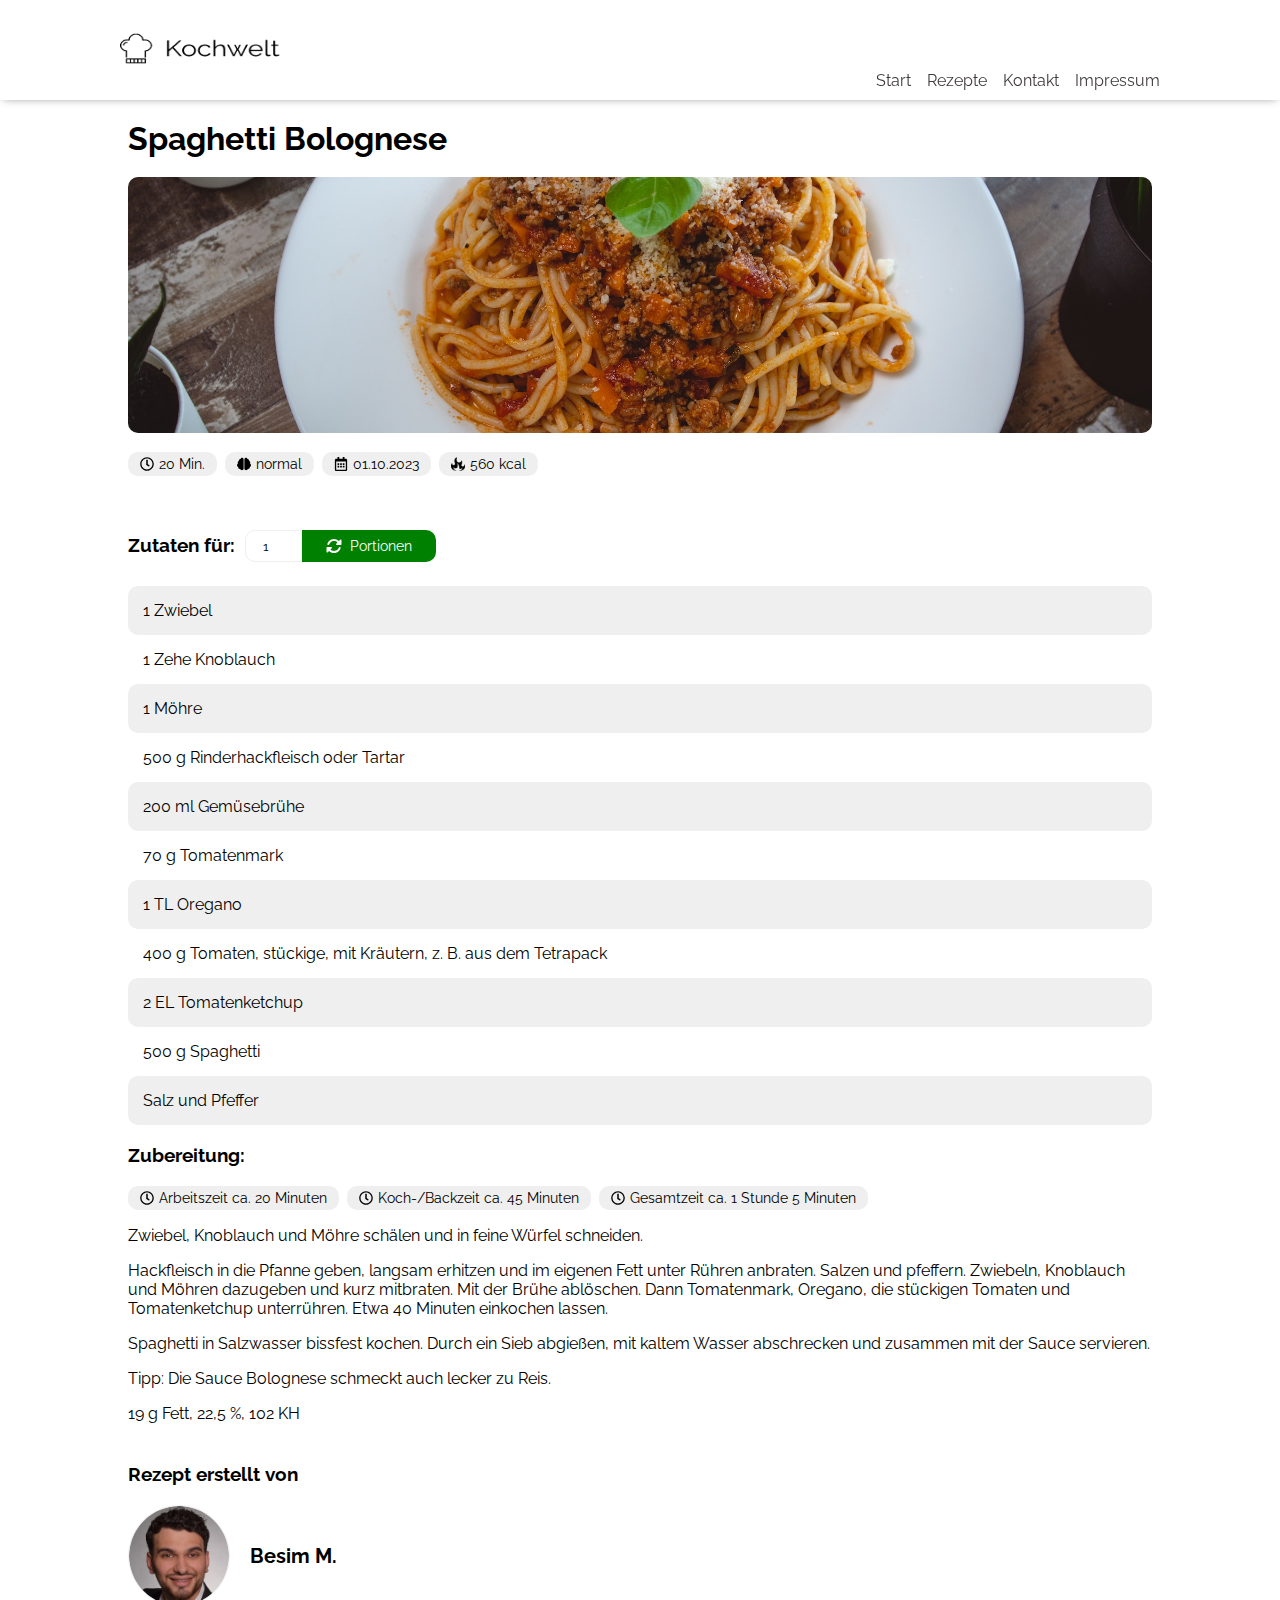
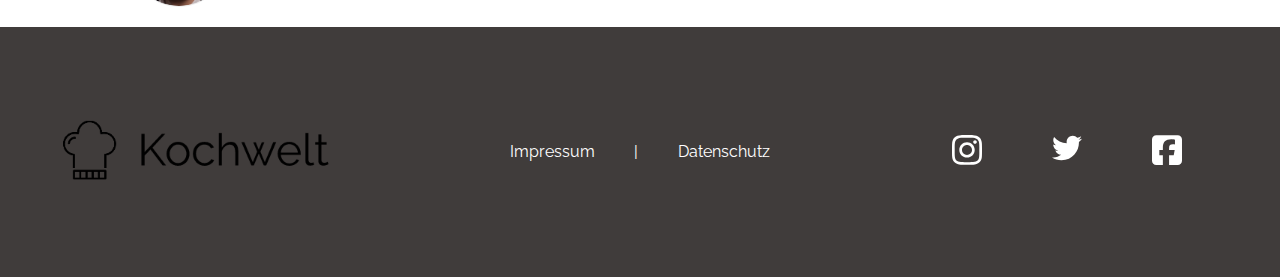
<file: bolognese.html>
<!DOCTYPE html>
<html lang="en">

<head>
    <meta charset="UTF-8">
    <meta name="viewport" content="width=device-width, initial-scale=1.0">
    <title>Spaghetti Bolognese</title>
    <link rel="icon" type="image/x-icon" href="/img/logo_small_hat.png">
    <link rel="preconnect" href="https://fonts.googleapis.com">
    <link rel="preconnect" href="https://fonts.gstatic.com" crossorigin>
    <link href="https://fonts.googleapis.com/css2?family=Raleway:wght@100;200;300;400;500;600;700;800&display=swap"
        rel="stylesheet">
    <!-- <link rel="stylesheet" href="style.css"> -->
    <link rel="stylesheet" href="./css/recipestyle.css">
    <script src="./js/calculatePortion.js"></script>
    <script src="./js/include.js"></script>
    <script src="./js/menubar.js"></script>

</head>

<body onload="calculatePortion(`560`, `kcal`); includeHTML()">

    <div w3-include-html="menubar.html"></div>

    <section class="headContainer">
        <h1>Spaghetti Bolognese</h1>
        <img class="headImage" src="img/bolognese.jpg" alt="Bild: Spaghetti Bolognese">
        <div class="iconContainer">
            <div class="iconBackground">
                <img class="icons" src="icons/clock-regular.svg" alt="">
                <span class="iconText">20 Min.</span>
            </div>
            <div class="iconBackground">
                <img class="icons" src="icons/brain-solid.svg" alt="">
                <span class="iconText">normal</span>
            </div>
            <div class="iconBackground">
                <img class="icons" src="icons/calendar-alt-regular.svg" alt="">
                <span class="iconText">01.10.2023</span>
            </div>
            <div class="iconBackground">
                <img class="icons" src="icons/fire.png" alt="">
                <span class="iconText" id="kcal"></span>
            </div>
        </div>
    </section>
    <section>
        <div class="portionCalc">
            <h3>Zutaten für: </h3>
            <div class="portionDiv">
                <input class="inputfieldPortion" id="input" min="1" max="100" type="number" value="1">
                <button onclick="calculatePortion(`560`,`kcal`)" class="btn-portion"><img class="reloadIcon"
                        src="icons/rotate-solid_white.svg" alt="">Portionen</button>
            </div>
        </div>

        <div class="tableCalc">
            <table id="table">
            </table>
        </div>
    </section>

    <section>
        <h3>Zubereitung:</h3>
        <div class="iconContainer">
            <div class="iconBackground">
                <img class="icons" src="icons/clock-regular.svg" alt="">
                <span class="iconText">Arbeitszeit ca. 20 Minuten</span>
            </div>
            <div class="iconBackground">
                <img class="icons" src="icons/clock-regular.svg" alt="">
                <span class="iconText">Koch-/Backzeit ca. 45 Minuten</span>
            </div>
            <div class="iconBackground">
                <img class="icons" src="icons/clock-regular.svg" alt="">
                <span class="iconText">Gesamtzeit ca. 1 Stunde 5 Minuten</span>
            </div>
        </div>
        <p>
            Zwiebel, Knoblauch und Möhre schälen und in feine Würfel schneiden.
        <p></p>
        Hackfleisch in die Pfanne geben, langsam erhitzen und im eigenen Fett unter Rühren anbraten. Salzen und
        pfeffern. Zwiebeln, Knoblauch und Möhren dazugeben und kurz mitbraten. Mit der Brühe ablöschen. Dann
        Tomatenmark, Oregano, die stückigen Tomaten und Tomatenketchup unterrühren. Etwa 40 Minuten einkochen lassen.
        <p></p>
        Spaghetti in Salzwasser bissfest kochen. Durch ein Sieb abgießen, mit kaltem Wasser abschrecken und zusammen mit
        der Sauce servieren.
        <p></p>
        Tipp: Die Sauce Bolognese schmeckt auch lecker zu Reis.
        <p></p>
        19 g Fett, 22,5 %, 102 KH
        </p>
    </section>


    <section class="creator-section">
        <h3>Rezept erstellt von</h3>
        <div class="img-and-creator">
            <img class="creator-img " src="img/besim.png" alt=""> <span class="creator">Besim M.</span>
        </div>
    </section>
    <div w3-include-html="footer.html"></div>
</body>

</html>
</file>
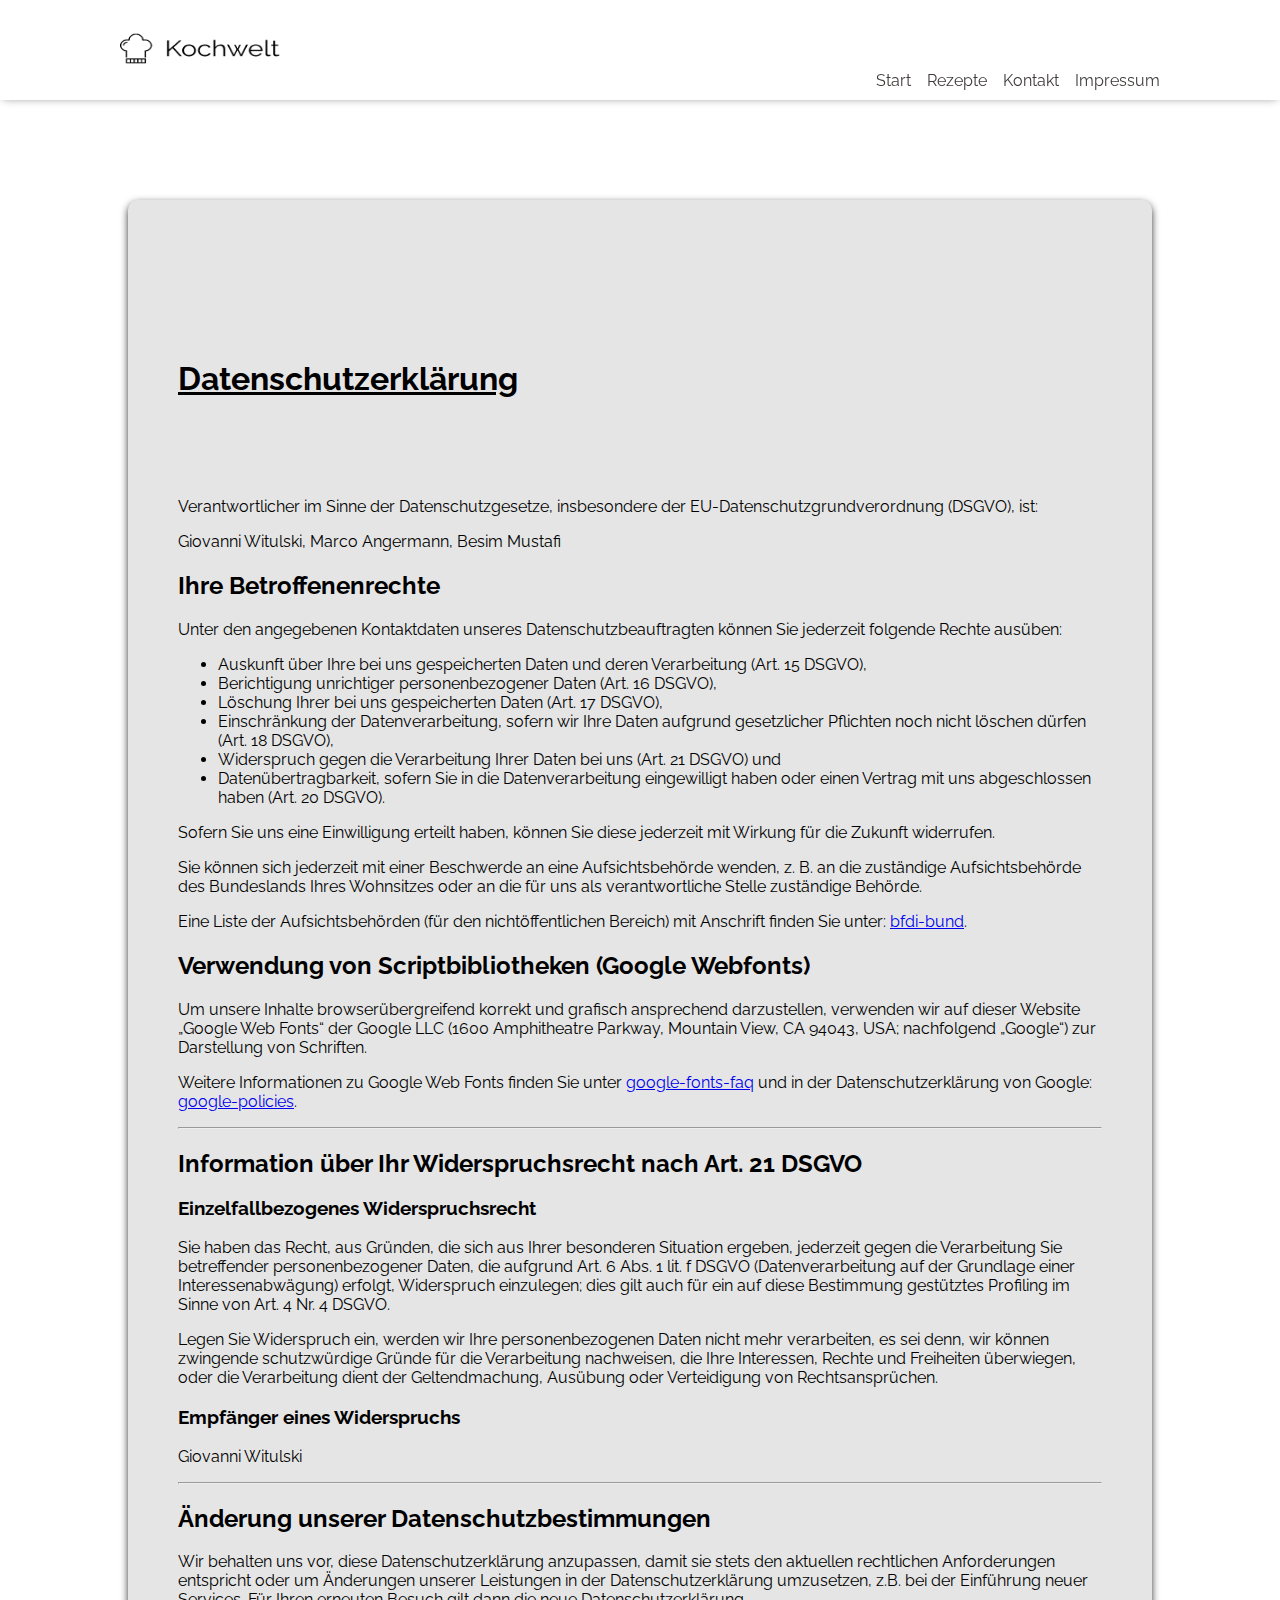
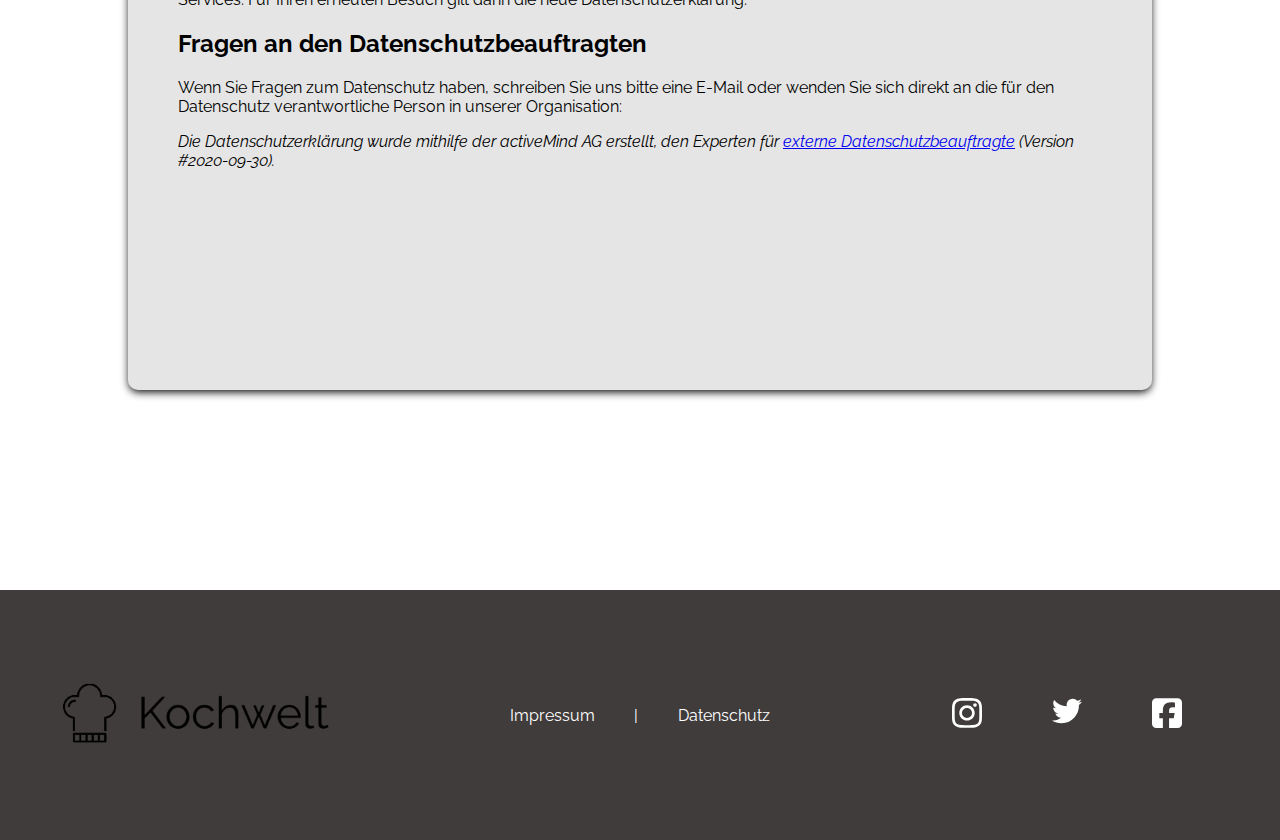
<file: dataProtection.html>
<!DOCTYPE html>
<html lang="en">

<head>
    <meta charset="UTF-8">
    <meta name="viewport" content="width=device-width, initial-scale=1.0">
    <title>Datenschutz</title>
    <link rel="icon" type="image/x-icon" href="./img/logo_small_hat.png">
    <script src="./js/include.js"></script>
    <script>
        function appearMenu() {

            document.getElementById(`menubarLinks`).classList.add(`menubarLeft`);
            document.getElementById(`backResponsive`).classList.add(`appearX`);
        }
        function closeMenu() {
            document.getElementById(`menubarLinks`).classList.remove(`menubarLeft`);
            document.getElementById(`backResponsive`).classList.remove(`appearX`);
        }
    </script>
</head>

<body onload="includeHTML()">
    <div w3-include-html="menubar.html"></div>
    <div class="imprintContainer">
        <div class="imprint">
    <h1>Datenschutzerklärung</h1>
    <p>Verantwortlicher im Sinne der Datenschutzgesetze, insbesondere der EU-Datenschutzgrundverordnung (DSGVO), ist:
    </p>
    <p>Giovanni Witulski, Marco Angermann, Besim Mustafi</p>
    <h2>Ihre Betroffenenrechte</h2>
    <p>Unter den angegebenen Kontaktdaten unseres Datenschutzbeauftragten können Sie jederzeit folgende Rechte ausüben:
    </p>
    <ul>
        <li>Auskunft über Ihre bei uns gespeicherten Daten und deren Verarbeitung (Art. 15 DSGVO),</li>
        <li>Berichtigung unrichtiger personenbezogener Daten (Art. 16 DSGVO),</li>
        <li>Löschung Ihrer bei uns gespeicherten Daten (Art. 17 DSGVO),</li>
        <li>Einschränkung der Datenverarbeitung, sofern wir Ihre Daten aufgrund gesetzlicher Pflichten noch nicht
            löschen dürfen (Art. 18 DSGVO),</li>
        <li>Widerspruch gegen die Verarbeitung Ihrer Daten bei uns (Art. 21 DSGVO) und</li>
        <li>Datenübertragbarkeit, sofern Sie in die Datenverarbeitung eingewilligt haben oder einen Vertrag mit uns
            abgeschlossen haben (Art. 20 DSGVO).</li>
    </ul>
    <p>Sofern Sie uns eine Einwilligung erteilt haben, können Sie diese jederzeit mit Wirkung für die Zukunft
        widerrufen.</p>
    <p>Sie können sich jederzeit mit einer Beschwerde an eine Aufsichtsbehörde wenden, z. B. an die zuständige
        Aufsichtsbehörde des Bundeslands Ihres Wohnsitzes oder an die für uns als verantwortliche Stelle zuständige
        Behörde.</p>
    <p>Eine Liste der Aufsichtsbehörden (für den nichtöffentlichen Bereich) mit Anschrift finden Sie unter: <a
            href="https://www.bfdi.bund.de/DE/Service/Anschriften/Laender/Laender-node.html" target="_blank"
            rel="noopener nofollow">bfdi-bund</a>.</p>
    <p></p>
    <h2>Verwendung von Scriptbibliotheken (Google Webfonts)</h2>
    <p>Um unsere Inhalte browserübergreifend korrekt und grafisch ansprechend darzustellen, verwenden wir auf dieser
        Website „Google Web Fonts“ der Google LLC (1600 Amphitheatre Parkway, Mountain View, CA 94043, USA; nachfolgend
        „Google“) zur Darstellung von Schriften.</p>
    <p>Weitere Informationen zu Google Web Fonts finden Sie unter <a href="https://developers.google.com/fonts/faq"
            rel="noopener nofollow" target="_blank">google-fonts-faq</a> und in der
        Datenschutzerklärung von Google: <a href="https://www.google.com/policies/privacy/" rel="noopener nofollow"
            target="_blank">google-policies</a>.</p>
    <p></p>
    <hr>
    <h2>Information über Ihr Widerspruchsrecht nach Art. 21 DSGVO</h2>
    <h3>Einzelfallbezogenes Widerspruchsrecht</h3>
    <p>Sie haben das Recht, aus Gründen, die sich aus Ihrer besonderen Situation ergeben, jederzeit gegen die
        Verarbeitung Sie betreffender personenbezogener Daten, die aufgrund Art. 6 Abs. 1 lit. f DSGVO
        (Datenverarbeitung auf der Grundlage einer Interessenabwägung) erfolgt, Widerspruch einzulegen; dies gilt auch
        für ein auf diese Bestimmung gestütztes Profiling im Sinne von Art. 4 Nr. 4 DSGVO.</p>
    <p>Legen Sie Widerspruch ein, werden wir Ihre personenbezogenen Daten nicht mehr verarbeiten, es sei denn, wir
        können zwingende schutzwürdige Gründe für die Verarbeitung nachweisen, die Ihre Interessen, Rechte und
        Freiheiten überwiegen, oder die Verarbeitung dient der Geltendmachung, Ausübung oder Verteidigung von
        Rechtsansprüchen.</p>
    <h3>Empfänger eines Widerspruchs</h3>
    <p>Giovanni Witulski</p>
    <hr>
    <h2>Änderung unserer Datenschutzbestimmungen</h2>
    <p>Wir behalten uns vor, diese Datenschutzerklärung anzupassen, damit sie stets den aktuellen rechtlichen
        Anforderungen entspricht oder um Änderungen unserer Leistungen in der Datenschutzerklärung umzusetzen, z.B. bei
        der Einführung neuer Services. Für Ihren erneuten Besuch gilt dann die neue Datenschutzerklärung.</p>
    <h2>Fragen an den Datenschutzbeauftragten</h2>
    <p>Wenn Sie Fragen zum Datenschutz haben, schreiben Sie uns bitte eine E-Mail oder wenden Sie sich direkt an die für
        den Datenschutz verantwortliche Person in unserer Organisation:</p>
    <p></p>
    <p><em>Die Datenschutzerklärung wurde mithilfe der activeMind AG erstellt, den Experten für <a
                href="https://www.activemind.de/datenschutz/datenschutzbeauftragter/" target="_blank"
                rel="noopener">externe Datenschutzbeauftragte</a> (Version #2020-09-30).</em></p>
    </div>
    </div>

    <div w3-include-html="footer.html"></div>
</body>

</html>
</file>
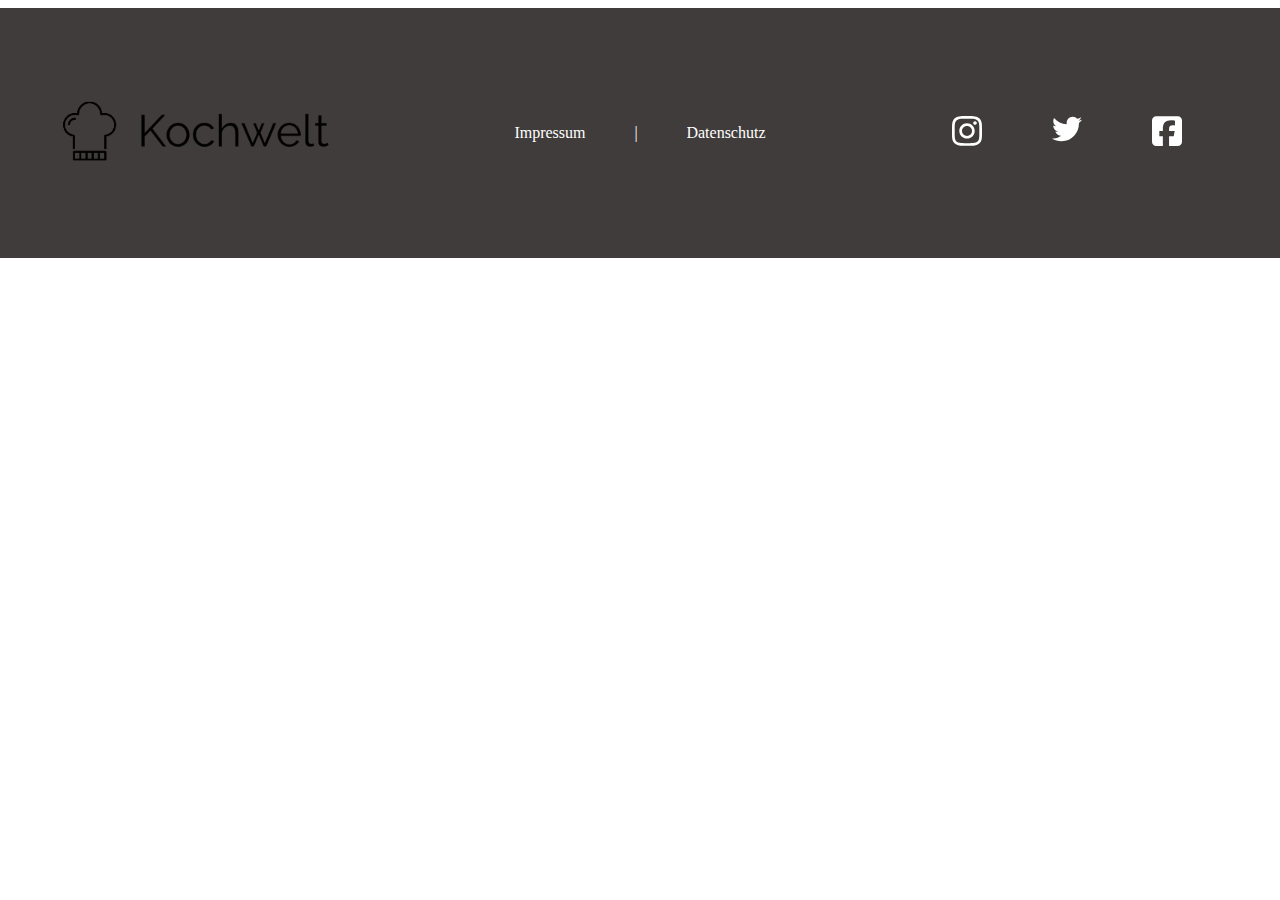
<file: footer.html>
<!DOCTYPE html>
<html lang="en">
<head>
    <meta charset="UTF-8">
    <meta name="viewport" content="width=device-width, initial-scale=1.0">
    <link href="https://fonts.googleapis.com/css2?family=Raleway:ital,wght@0,100;0,200;0,300;0,400;0,500;0,600;0,700;0,800;0,900;1,100;1,200;1,300;1,400;1,500;1,600;1,700;1,800;1,900&display=swap" rel="stylesheet">
    <title>Document</title>

    <link rel="stylesheet" href="./css/footer.css">
</head>
<body>
    <footer class="footer">
        <a href="./index.html"><img class="logo" src="img/logo.png" alt="Kochwelt logo"></a>
        <!-- <div class="footer-info"> -->
            <div class="footer-info">
                <a class="footer-info-css"  target="_blank" href="imprint.html">Impressum</a>
                <p class="footer-info-css">|</p>
                <a class="footer-info-css" target="_blank"  href="dataProtection.html">Datenschutz</a>
            </div>
        <!-- </div> -->
        <div class="socialMediaIcons">
            <a href="https://instagram.com" target="_blank"><img class="socialMediaIcon" src="icons/instagram.svg" alt=""></a>
            <a href="https://twitter.com" target="_blank"><img class="socialMediaIcon" src="icons/twitter.svg" alt=""></a>
            <a href="https://facebook.com" target="_blank"><img class="socialMediaIcon" src="icons/square-facebook.svg" alt=""></a>
        </div>
    </footer>
</body>
</html>
</file>
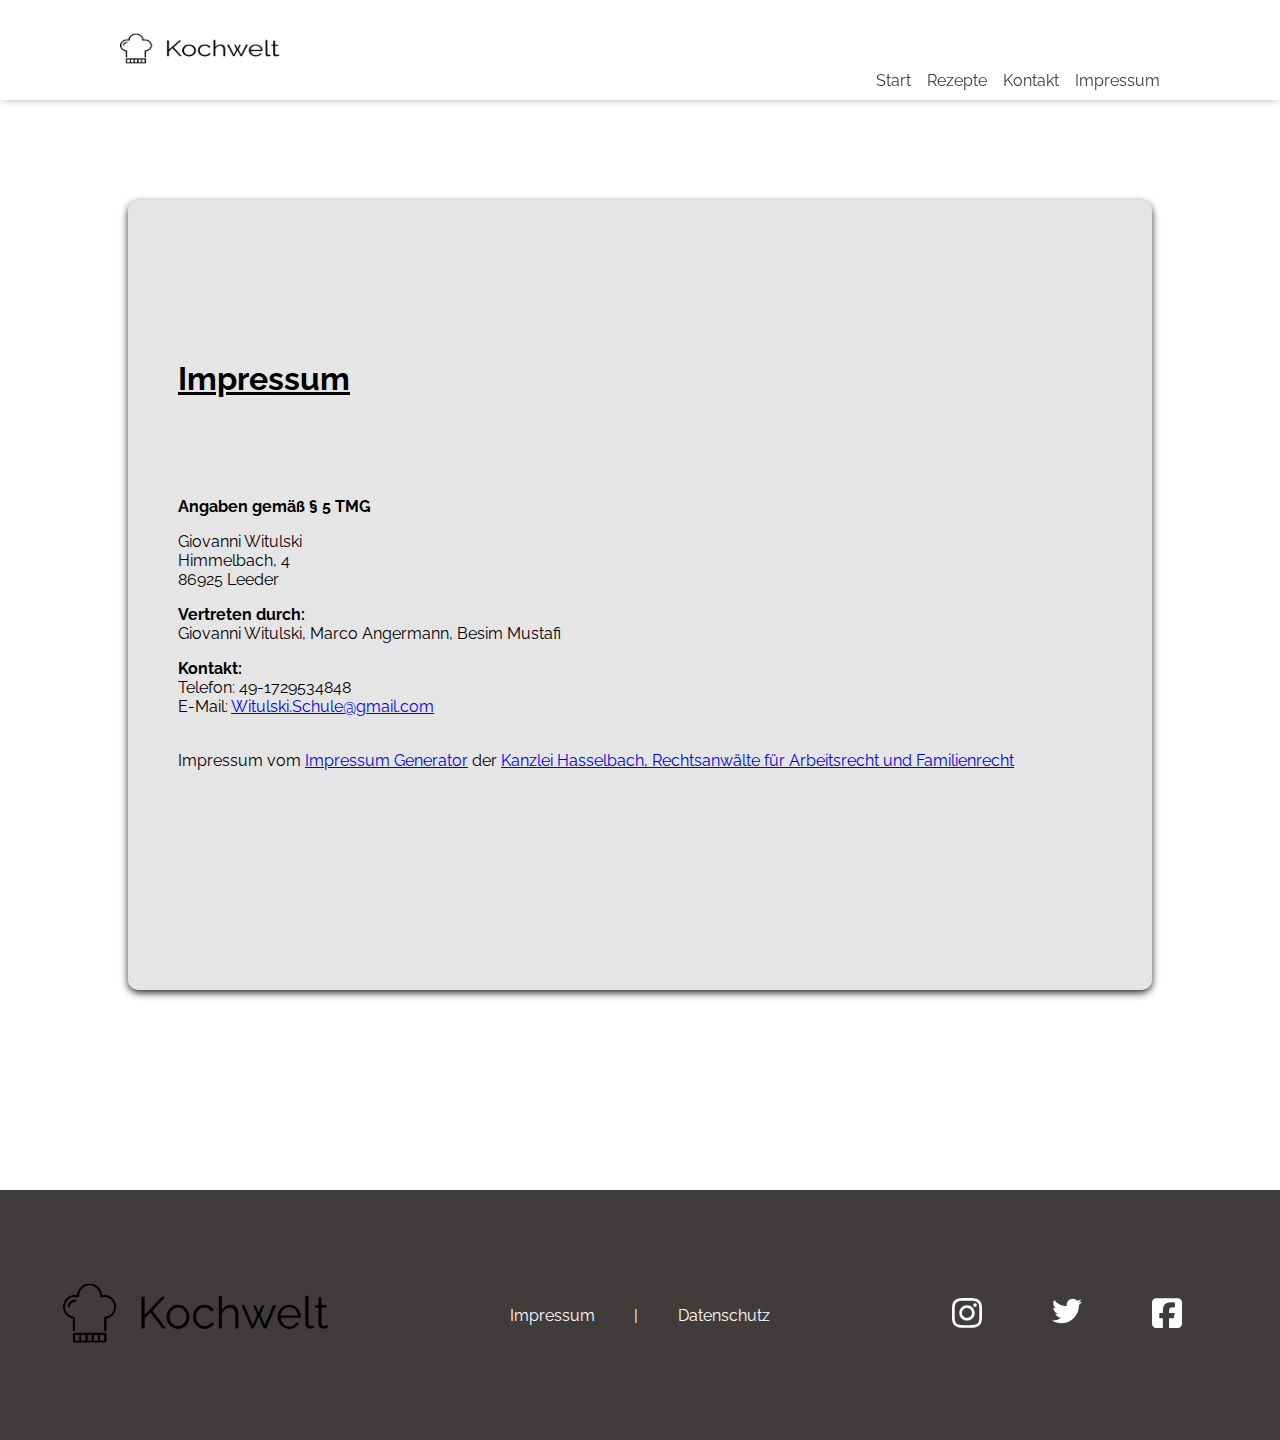
<file: imprint.html>
<!DOCTYPE html>
<html lang="en">

<head>
    <meta charset="UTF-8">
    <meta name="viewport" content="width=device-width, initial-scale=1.0">
    <title>Impressum</title>
    <link rel="icon" type="image/x-icon" href="./img/logo_small_hat.png">
    <script src="./js/include.js"></script>
    <script src="./js/include.js"></script>
    <script src="./js/menubar.js"></script>
    <link rel="stylesheet" href="menubar.html">
    <style>



    </style>
</head>

<body onload="includeHTML()">
    <div w3-include-html="menubar.html"></div>
    <div class="imprintContainer">

        <div class="imprint">
            <h1>Impressum</h1>
            <p><strong>Angaben gemäß § 5 TMG</strong></p>
            <p>Giovanni Witulski <br>
                Himmelbach, 4<br>
                86925 Leeder <br>
            </p>
            <p> <strong>Vertreten durch: </strong><br>
                Giovanni Witulski, Marco Angermann, Besim Mustafi<br>
            </p>
            <p><strong>Kontakt:</strong> <br>
                Telefon: 49-1729534848<br>
                E-Mail: <a href='mailto:Witulski.Schule@gmail.com'>Witulski.Schule@gmail.com</a></br></p><br>
            Impressum vom <a href="https://www.impressum-generator.de">Impressum Generator</a> der <a
                href="https://www.kanzlei-hasselbach.de/">Kanzlei Hasselbach, Rechtsanwälte für Arbeitsrecht und
                Familienrecht</a>
        </div>
    </div>
    <div w3-include-html="footer.html"></div>
</body>

</html>
</file>
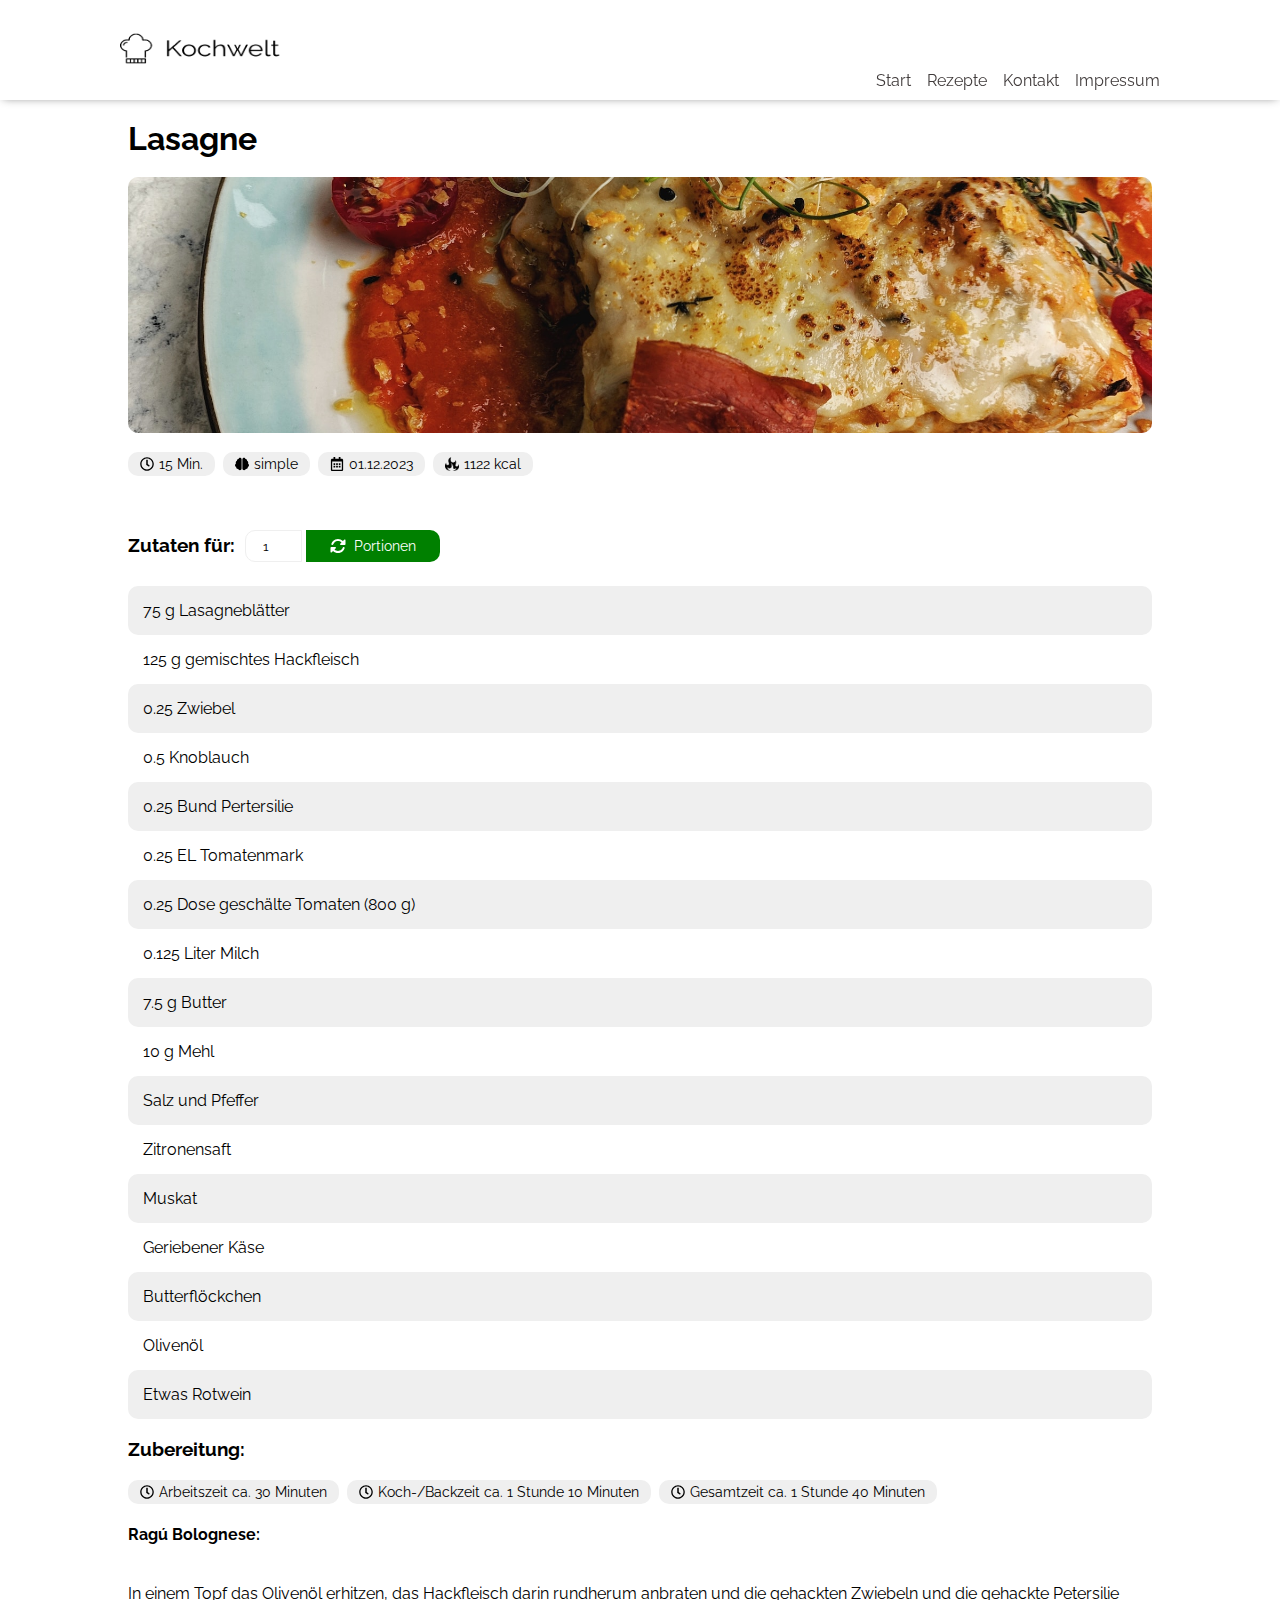
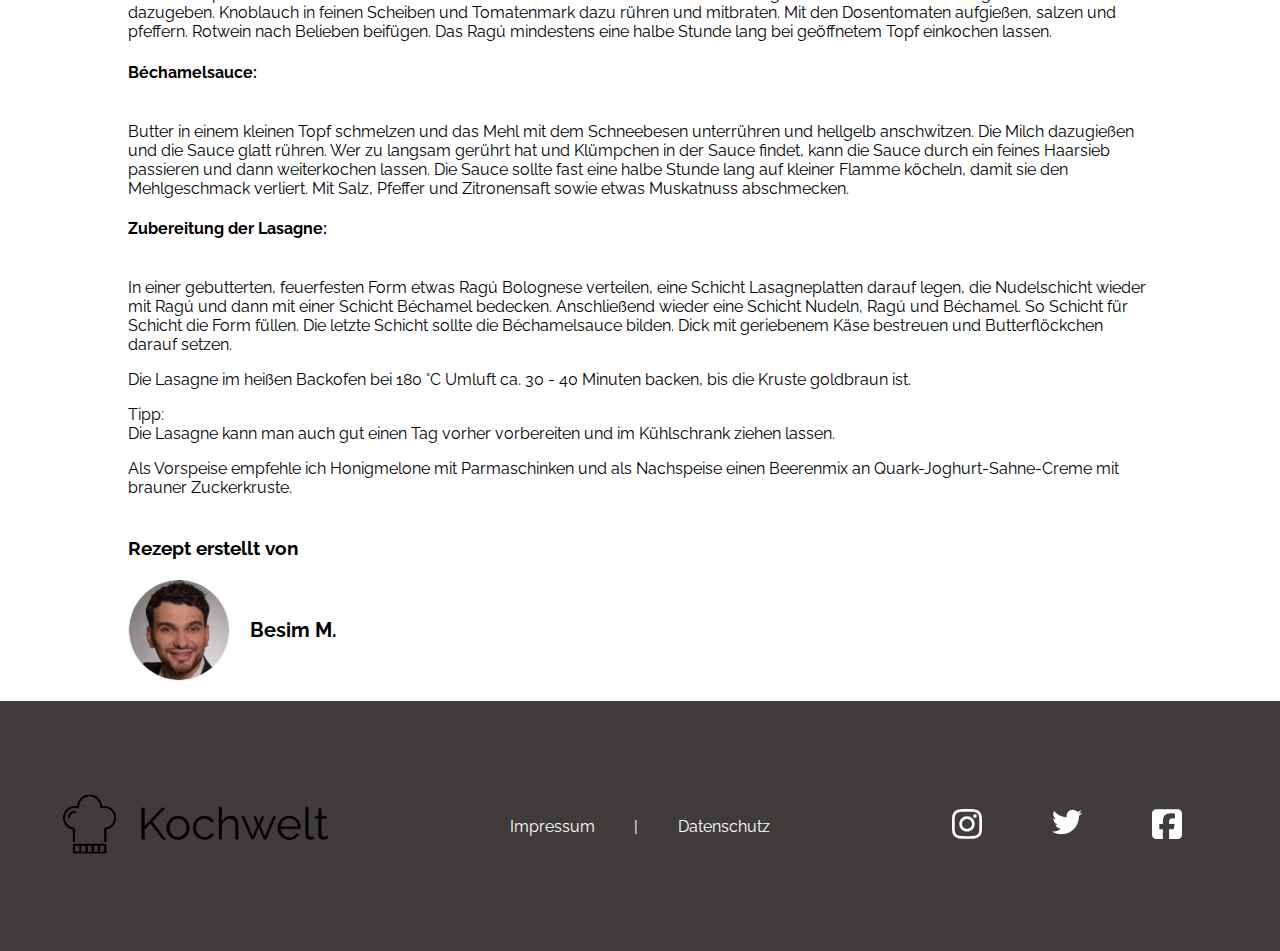
<file: lasagne.html>
<!DOCTYPE html>
<html lang="en">

<head>
    <meta charset="UTF-8">
    <meta name="viewport" content="width=device-width, initial-scale=1.0">
    <title>Lasagne</title>
    <link rel="icon" type="image/x-icon" href="/img/logo_small_hat.png">
    <link rel="preconnect" href="https://fonts.googleapis.com">
    <link rel="preconnect" href="https://fonts.gstatic.com" crossorigin>
    <link href="https://fonts.googleapis.com/css2?family=Raleway:wght@100;200;300;400;500;600;700;800&display=swap"
        rel="stylesheet">
    <link rel="stylesheet" href="./css/recipestyle.css">
    <script src="./js/calculatePortion.js"></script>
    <script src="./js/include.js"></script>
    <script src="./js/menubar.js"></script>
    </script>
</head>

<body onload="calculatePortion(`1122`, `kcal`); includeHTML()">
    <div w3-include-html="menubar.html"></div>
    <section class="headContainer">
        <h1>Lasagne</h1>
        <img class="headImage" src="img/lasagne.jpg" alt="Bild: Lasagne">
        <div class="iconContainer">
            <div class="iconBackground">
                <img class="icons" src="icons/clock-regular.svg" alt="">
                <span class="iconText">15 Min.</span>
            </div>
            <div class="iconBackground">
                <img class="icons" src="icons/brain-solid.svg" alt="">
                <span class="iconText">simple</span>
            </div>
            <div class="iconBackground">
                <img class="icons" src="icons/calendar-alt-regular.svg" alt="">
                <span class="iconText">01.12.2023</span>
            </div>
            <div class="iconBackground">
                <img class="icons" src="icons/fire.png" alt="">
                <span class="iconText" id="kcal"></span>
            </div>
        </div>
    </section>
    <section>
        <div class="portionCalc">
            <h3>Zutaten für: </h3>
            <div>
                <input class="inputfieldPortion" id="input" min="1" max="100" type="number" value="1">
                <button onclick="calculatePortion(`1122`, `kcal`)" class="btn-portion"><img class="reloadIcon"
                        src="icons/rotate-solid_white.svg" alt="">Portionen</button>
            </div>
        </div>

        <div class="tableCalc">
            <table id="table">
            </table>
        </div>
    </section>

    <section>
        <h3>Zubereitung:</h3>
        <div class="iconContainer">
            <div class="iconBackground">
                <img class="icons" src="icons/clock-regular.svg" alt="">
                <span class="iconText">Arbeitszeit ca. 30 Minuten</span>
            </div>
            <div class="iconBackground">
                <img class="icons" src="icons/clock-regular.svg" alt="">
                <span class="iconText">Koch-/Backzeit ca. 1 Stunde 10 Minuten</span>
            </div>
            <div class="iconBackground">
                <img class="icons" src="icons/clock-regular.svg" alt="">
                <span class="iconText">Gesamtzeit ca. 1 Stunde 40 Minuten</span>
            </div>
        </div>
        <p>
        <h4>Ragú Bolognese:</h4><br>
        In einem Topf das Olivenöl erhitzen, das Hackfleisch darin rundherum anbraten und die gehackten Zwiebeln und die
        gehackte Petersilie dazugeben. Knoblauch in feinen Scheiben und Tomatenmark dazu rühren und mitbraten. Mit den
        Dosentomaten aufgießen, salzen und pfeffern. Rotwein nach Belieben beifügen. Das Ragú mindestens eine halbe
        Stunde lang bei geöffnetem Topf einkochen lassen.
        <p></p>
        <h4>Béchamelsauce:</h4><br>
        Butter in einem kleinen Topf schmelzen und das Mehl mit dem Schneebesen unterrühren und hellgelb anschwitzen.
        Die Milch dazugießen und die Sauce glatt rühren. Wer zu langsam gerührt hat und Klümpchen in der Sauce findet,
        kann die Sauce durch ein feines Haarsieb passieren und dann weiterkochen lassen. Die Sauce sollte fast eine
        halbe Stunde lang auf kleiner Flamme köcheln, damit sie den Mehlgeschmack verliert. Mit Salz, Pfeffer und
        Zitronensaft sowie etwas Muskatnuss abschmecken.
        <p></p>
        <h4>Zubereitung der Lasagne:</h4><br>
        In einer gebutterten, feuerfesten Form etwas Ragú Bolognese verteilen, eine Schicht Lasagneplatten darauf legen,
        die Nudelschicht wieder mit Ragú und dann mit einer Schicht Béchamel bedecken.
        Anschließend wieder eine Schicht Nudeln, Ragú und Béchamel. So Schicht für Schicht die Form füllen.
        Die letzte Schicht sollte die Béchamelsauce bilden. Dick mit geriebenem Käse bestreuen und Butterflöckchen
        darauf setzen.
        <p></p>
        Die Lasagne im heißen Backofen bei 180 °C Umluft ca. 30 - 40 Minuten backen, bis die Kruste goldbraun ist.
        <p></p>
        Tipp:<br>
        Die Lasagne kann man auch gut einen Tag vorher vorbereiten und im Kühlschrank ziehen lassen.
        <p></p>
        Als Vorspeise empfehle ich Honigmelone mit Parmaschinken und als Nachspeise einen Beerenmix an
        Quark-Joghurt-Sahne-Creme mit brauner Zuckerkruste.
        </p>
    </section>

    
        <section class="creator-section">
            <h3>Rezept erstellt von</h3>
            <div class="img-and-creator">
                <img class="creator-img " src="img/besim.png" alt=""> <span class="creator">Besim M.</span>
            </div>
        </section>
        <div w3-include-html="footer.html"></div>
</body>

</html>
</file>
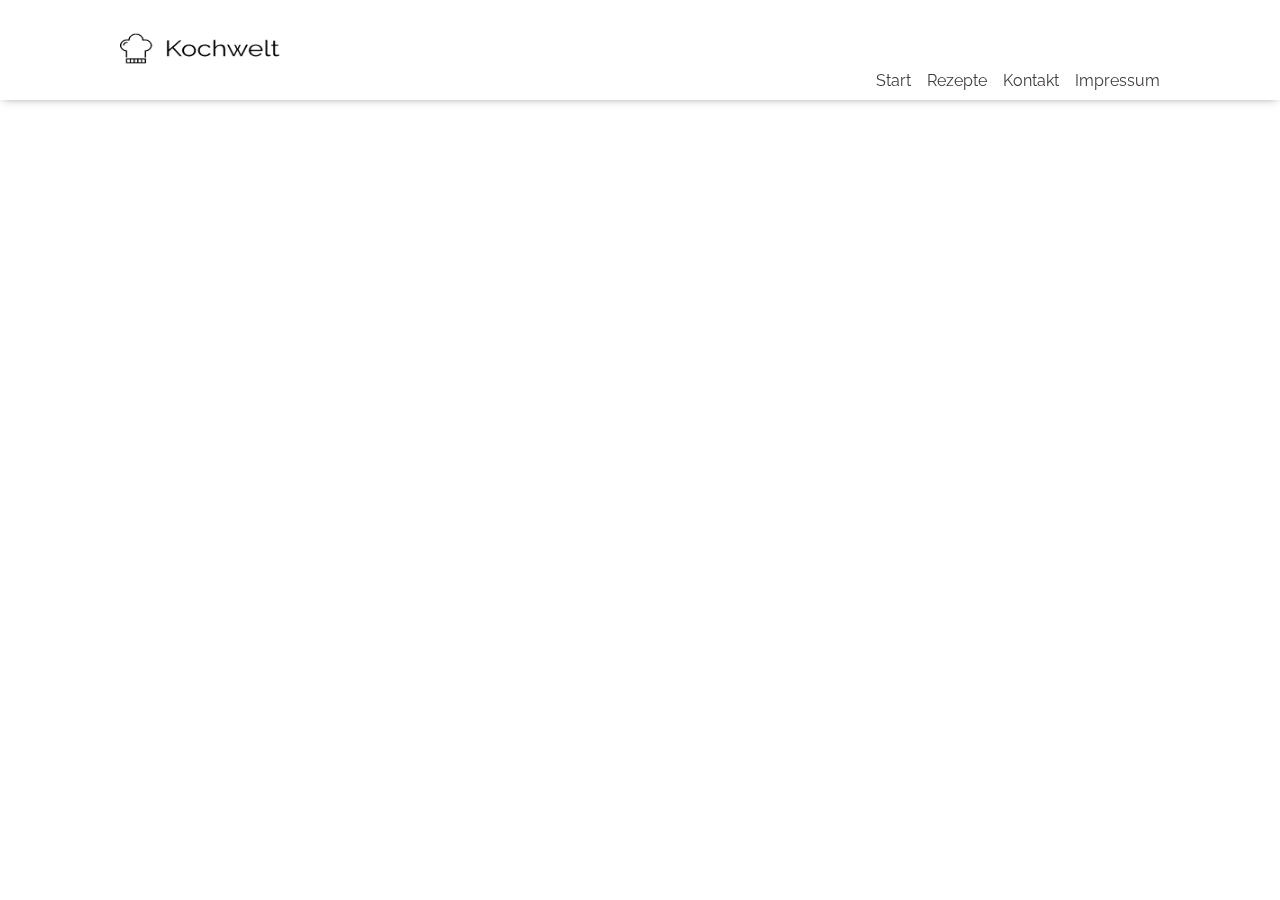
<file: menubar.html>
<!DOCTYPE html>
<html lang="en">

<head>
    <meta charset="UTF-8">
    <meta name="viewport" content="width=device-width, initial-scale=1.0">
    <title>Menubar</title>
    <link rel="stylesheet" href="./css/menubar.css">
    <link rel="preconnect" href="https://fonts.googleapis.com">
    <link rel="preconnect" href="https://fonts.gstatic.com" crossorigin>
    <link
        href="https://fonts.googleapis.com/css2?family=Raleway:ital,wght@0,100;0,200;0,300;0,400;0,500;0,600;0,700;0,800;0,900;1,100;1,200;1,300;1,400;1,500;1,600;1,700;1,800;1,900&display=swap"
        rel="stylesheet">
    <script src="./js/menubar.js"></script>
</head>

<body>
    <header id="menubarContainer">
        <a onclick="toggle()" id="bars" href="#"><img src="./icons/bars-solid.svg" alt="Bars"></a>
        <a href="./index.html"><img src="./img/logo.png" alt="Kochwelt_Logo"></a>
        <nav id="menubarLinks" class="">
            <a href="./index.html">Start</a>
            <div class="dropdown">
                <a href="#">Rezepte</a>
                <div class="dropdown-content">
                    <a class="dropdownRezept" href="./bolognese.html">Spaghetti Bolognese</a>
                    <a class="dropdownRezept" href="./lasagne.html">Lasagne</a>
                    <a class="dropdownRezept" href="./pizza.html">Tunfisch Pizza</a>
                    <a class="dropdownRezept" href="./ofenkartoffeln.html">Ofenkartoffeln</a>
                    <a class="dropdownRezept" href="./sauerkrautCasserole.html">Sauerkrautauflauf</a>
                    <a class="dropdownRezept" href="./redWineNoodles.html">Rotwein Nudeln</a>
                </div>
            </div>
            <a onclick="openCloseFormular()" href="#">Kontakt</a>
            <a href="./imprint.html">Impressum</a>
            <button id="backResponsive" class="" onclick="toggle()"> <img src="./icons/angle-right-solid.svg" alt="">
            </button>
        </nav>
    </header>
    <form id="contactContainer" class="d-none">
        <button class="closeFormular_btn" onclick="openCloseFormular()">x</button>
        <h2 class="h2">Kontaktformular</h2>
        <div id="inputContact">
            <input class="name" type="text" minlength="1" placeholder="Name eingeben" required>
            <input class="name" type="email" minlength="1" placeholder="E-Mail eingeben" required>
        </div>
        <textarea name="" id="userMessage" cols="45" rows="5" placeholder="Hinterlassen Sie Ihre Nachricht"></textarea>
        <button onclick="submitFormular()" class="btn_senden" type="submit">Senden</button>
    </form>
</body>

</html>
</file>
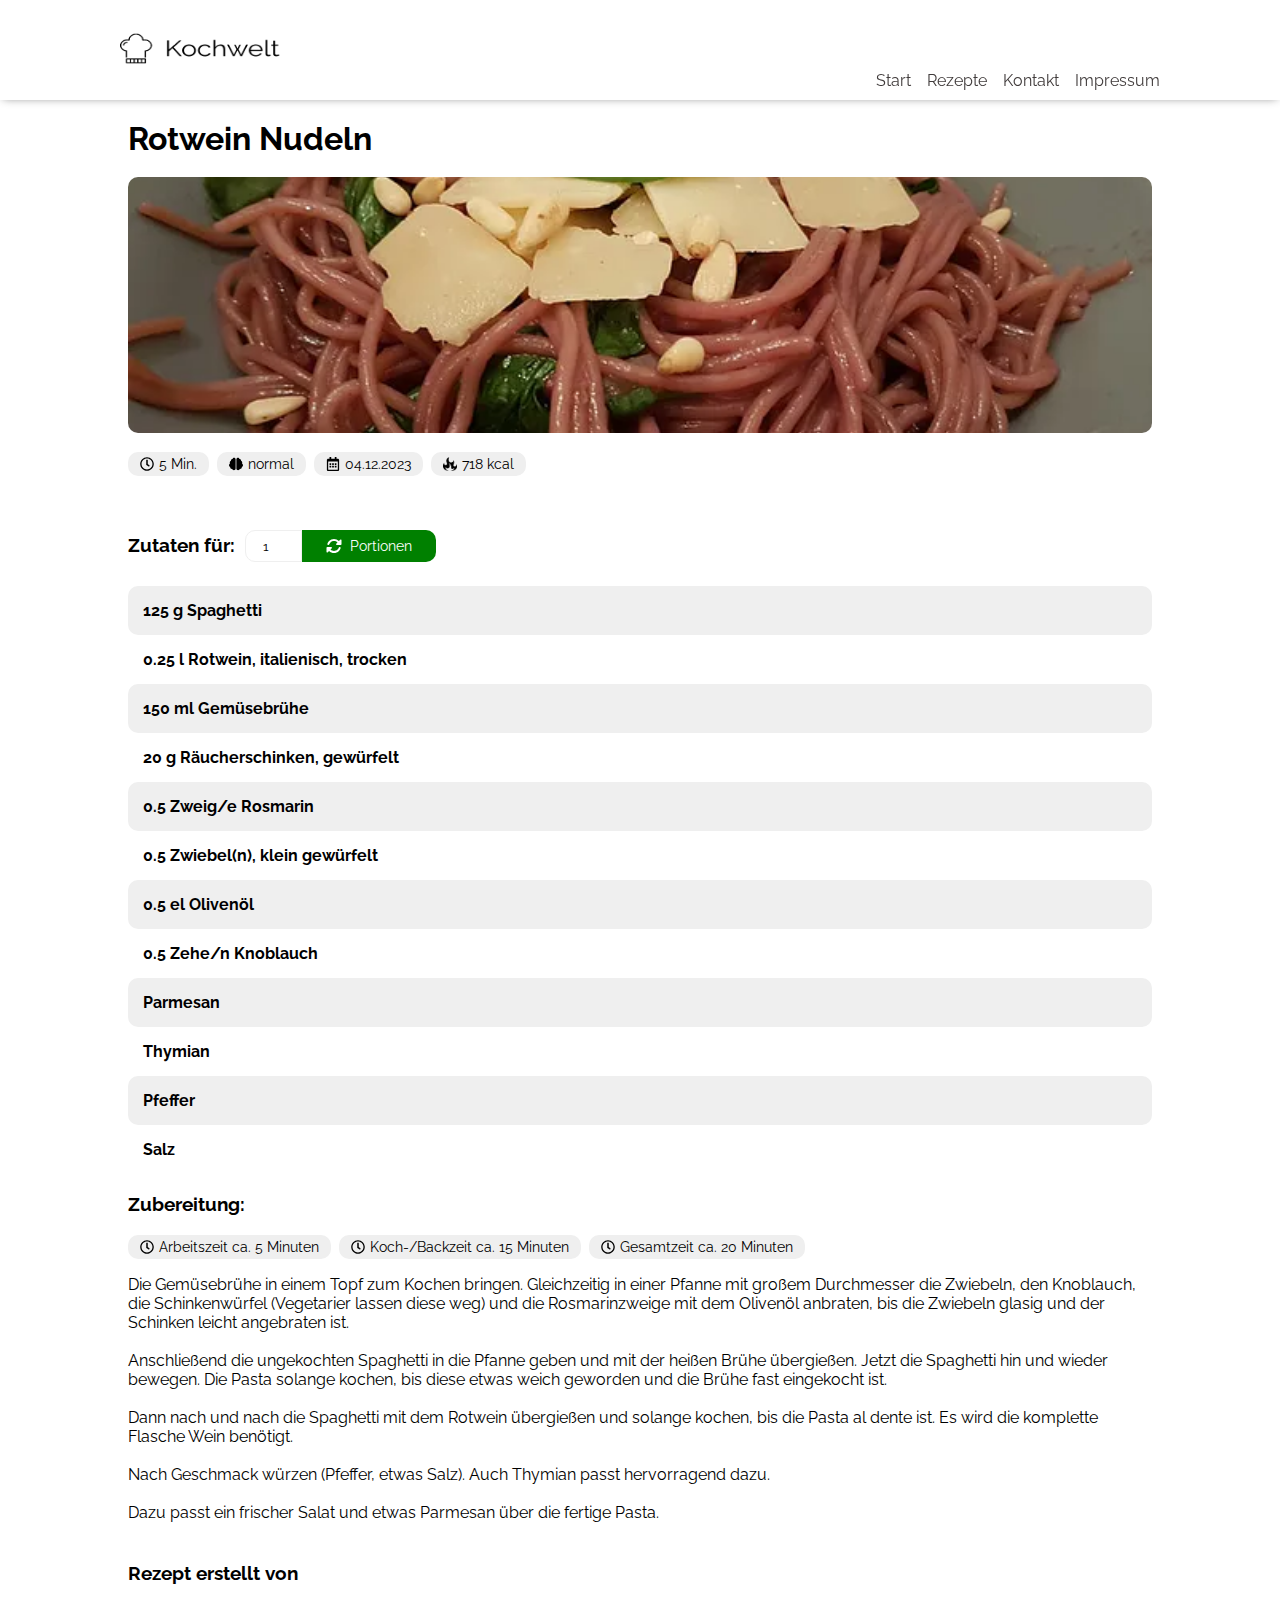
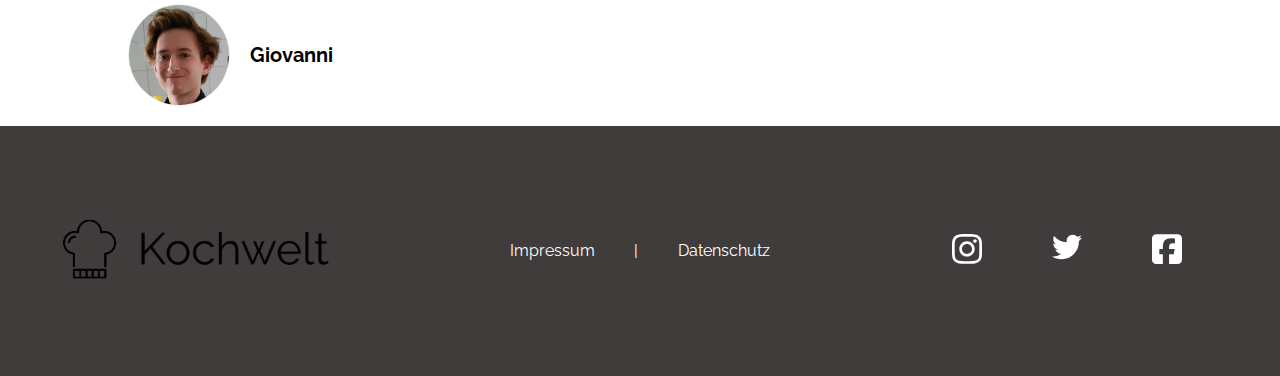
<file: redWineNoodles.html>
<!DOCTYPE html>
<html lang="en">

<head>
    <meta charset="UTF-8">
    <meta name="viewport" content="width=device-width, initial-scale=1.0">
    <title>Rotwein Nudeln</title>
    <link rel="icon" type="image/x-icon" href="./img/logo_small_hat.png">
    <link rel="preconnect" href="https://fonts.googleapis.com">
    <link rel="preconnect" href="https://fonts.gstatic.com" crossorigin>
    <link href="https://fonts.googleapis.com/css2?family=Raleway:wght@100;200;300;400;500;600;700;800&display=swap"
        rel="stylesheet">
    <link rel="stylesheet" href="./css/recipestyle.css">
    <script src="./js/redWineNoodles.js"></script>
    <script src="./js/menubar.js"></script>
</head>

<body onload="includeHTML(); recipe()">
    <div w3-include-html="menubar.html"></div>
    <section class="headContainer">
        <h1>Rotwein Nudeln</h1>
        <img class="headImage" src="img/rotwein-spaghetti.webp" alt="">
        <div class="iconContainer">
            <div class="iconBackground">
                <img class="icons" src="icons/clock-regular.svg" alt="">
                <span class="iconText">5 Min.</span>
            </div>
            <div class="iconBackground">
                <img class="icons" src="icons/brain-solid.svg" alt="">
                <span class="iconText">normal</span>
            </div>
            <div class="iconBackground">
                <img class="icons" src="icons/calendar-alt-regular.svg" alt="">
                <span class="iconText">04.12.2023</span>
            </div>
            <div class="iconBackground">
                <img class="icons" src="icons/fire.png" alt="">
                <span class="iconText" id="kcal"></span>
            </div>
        </div>
    </section>

    <section>
        <div class="portionCalc">
            <h3>Zutaten für: </h3>
            <div class="portionDiv">
                <input class="inputfieldPortion" id="input" min="1" max="100" type="number" value="1">
                <button onclick="recipe()" class="btn-portion"><img class="reloadIcon"
                        src="icons/rotate-solid_white.svg" alt="">Portionen</button>
            </div>
        </div>

        <div class="tableCalc">
            <table id="table">
            </table>
        </div>
    </section>

    <section>
        <h3>Zubereitung:</h3>
        <div class="iconContainer">
            <div class="iconBackground">
                <img class="icons" src="icons/clock-regular.svg" alt="">
                <span class="iconText">Arbeitszeit ca. 5 Minuten</span>
            </div>
            <div class="iconBackground">
                <img class="icons" src="icons/clock-regular.svg" alt="">
                <span class="iconText">Koch-/Backzeit ca. 15 Minuten</span>
            </div>
            <div class="iconBackground">
                <img class="icons" src="icons/clock-regular.svg" alt="">
                <span class="iconText">Gesamtzeit ca. 20 Minuten</span>
            </div>
        </div>
        <p>
            Die Gemüsebrühe in einem Topf zum Kochen bringen.
            Gleichzeitig in einer Pfanne mit großem Durchmesser die Zwiebeln, den Knoblauch, die Schinkenwürfel
            (Vegetarier lassen diese weg) und die Rosmarinzweige mit dem Olivenöl anbraten, bis die Zwiebeln glasig und
            der Schinken leicht angebraten ist.
            <br><br>
            Anschließend die ungekochten Spaghetti in die Pfanne geben und mit der heißen Brühe übergießen. Jetzt die
            Spaghetti hin und wieder bewegen. Die Pasta solange kochen, bis diese etwas weich geworden und die Brühe
            fast eingekocht ist.
            <br><br>
            Dann nach und nach die Spaghetti mit dem Rotwein übergießen und solange kochen, bis die Pasta al dente ist.
            Es wird die komplette Flasche Wein benötigt.
            <br><br>
            Nach Geschmack würzen (Pfeffer, etwas Salz). Auch Thymian passt hervorragend dazu.
            <br><br>
            Dazu passt ein frischer Salat und etwas Parmesan über die fertige Pasta.
        </p>
    </section>

    
        <section class="creator-section">
            <h3>Rezept erstellt von</h3>
            <div class="img-and-creator">
                <img class="creator-img " src="img/giovanni.jpg" alt=""> <span class="creator">Giovanni</span>
            </div>
        </section>
        <div w3-include-html="footer.html"></div>
</body>

</html>
</file>
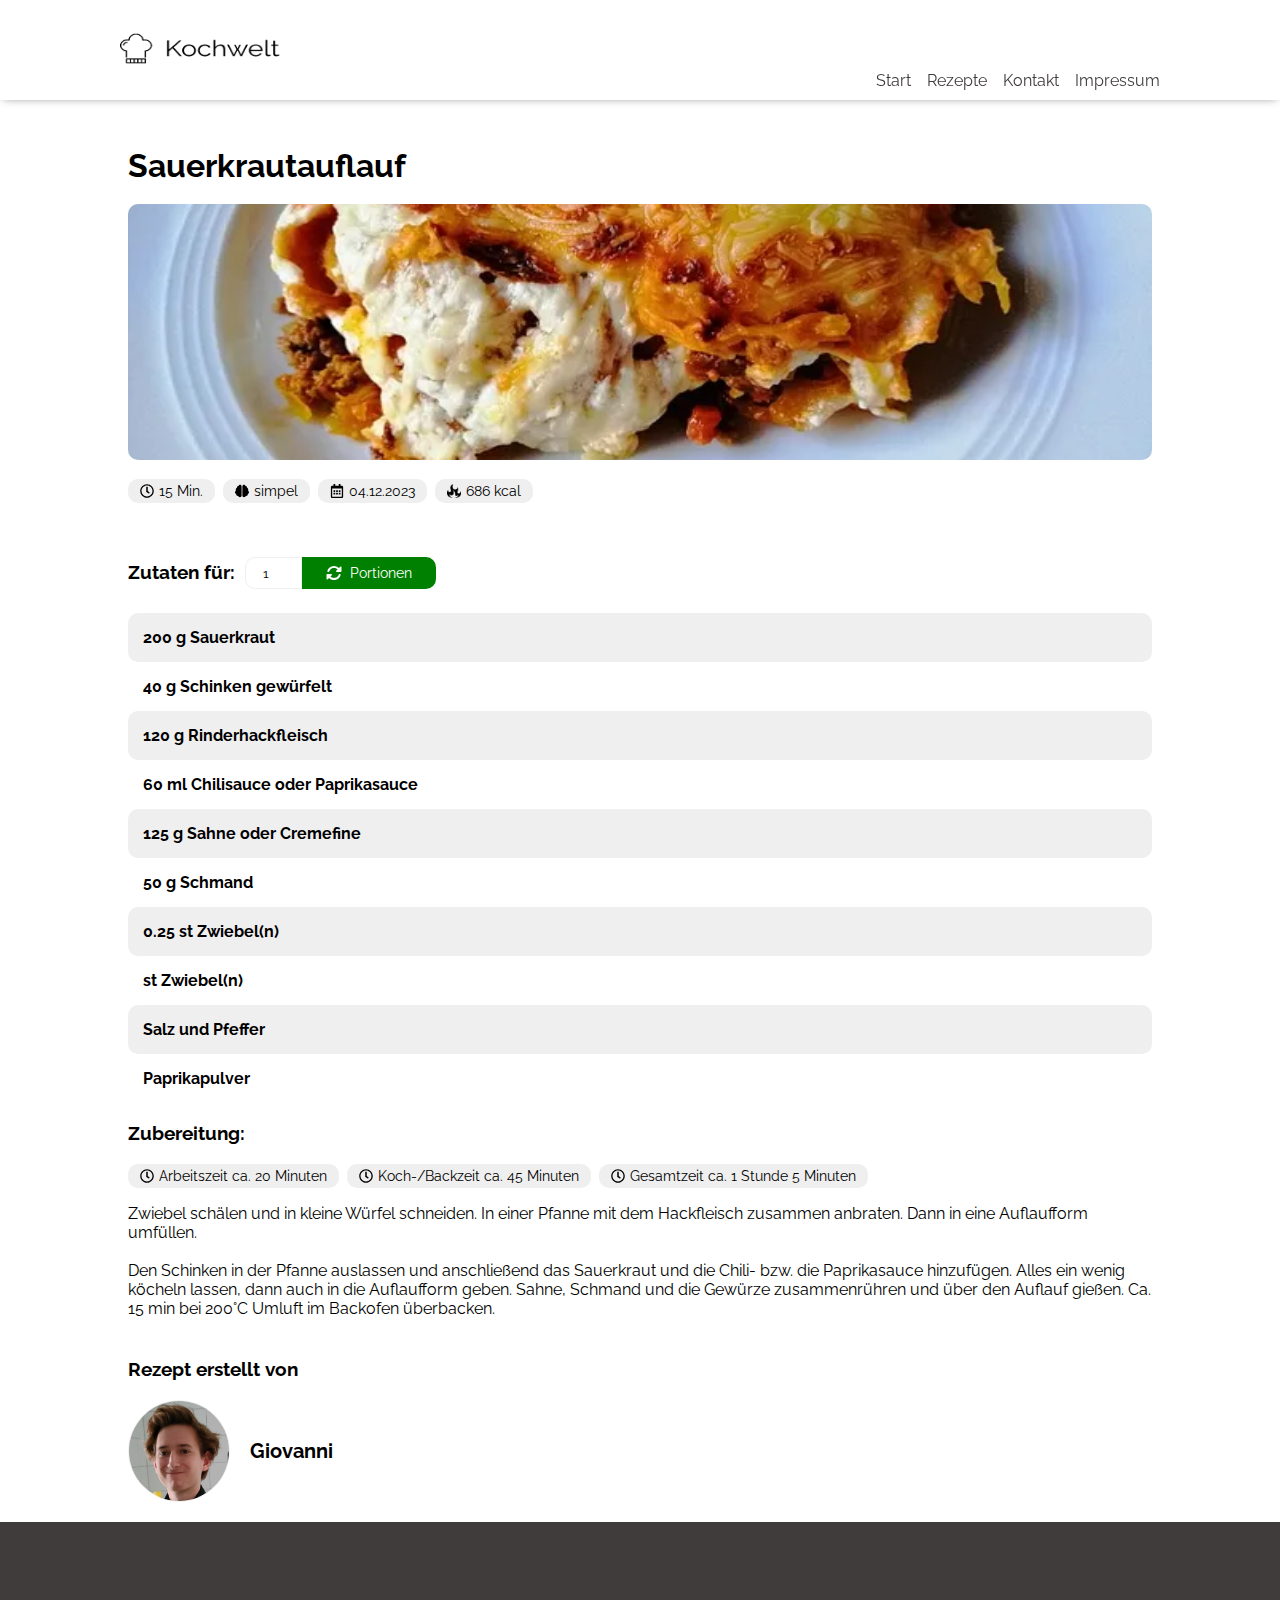
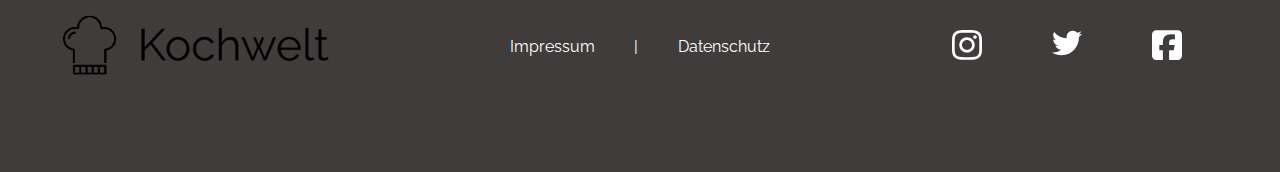
<file: sauerkrautCasserole.html>
<!DOCTYPE html>
<html lang="en">

<head>
    <meta charset="UTF-8">
    <meta name="viewport" content="width=device-width, initial-scale=1.0">
    <title>Sauerkrautauflauf</title>
    <link rel="icon" type="image/x-icon" href="./img/logo_small_hat.png">s
    <link rel="preconnect" href="https://fonts.googleapis.com">
    <link rel="preconnect" href="https://fonts.gstatic.com" crossorigin>
    <link href="https://fonts.googleapis.com/css2?family=Raleway:wght@100;200;300;400;500;600;700;800&display=swap"
        rel="stylesheet">
    <link rel="stylesheet" href="./css/recipestyle.css">
    <script src="./js/sauerkrautCasserole.js"></script>
    <script src="./js/menubar.js"></script>
</head>

<body onload="includeHTML(); recipe()">
    <div w3-include-html="menubar.html"></div>
    <section class="headContainer">
        <h1>Sauerkrautauflauf</h1>
        <img class="headImage" src="img/sauerkrautauflauf.webp" alt="">
        <div class="iconContainer">
            <div class="iconBackground">
                <img class="icons" src="icons/clock-regular.svg" alt="">
                <span class="iconText">15 Min.</span>
            </div>
            <div class="iconBackground">
                <img class="icons" src="icons/brain-solid.svg" alt="">
                <span class="iconText">simpel</span>
            </div>
            <div class="iconBackground">
                <img class="icons" src="icons/calendar-alt-regular.svg" alt="">
                <span class="iconText">04.12.2023</span>
            </div>
            <div class="iconBackground">
                <img class="icons" src="icons/fire.png" alt="">
                <span class="iconText" id="kcal"></span>
            </div>
        </div>
    </section>

    <section>
        <div class="portionCalc">
            <h3>Zutaten für: </h3>
            <div class="portionDiv">
                <input class="inputfieldPortion" id="input" min="1" max="100" type="number" value="1">
                <button onclick="recipe()" class="btn-portion"><img class="reloadIcon"
                        src="icons/rotate-solid_white.svg" alt="">Portionen</button>
            </div>
        </div>

        <div class="tableCalc">
            <table id="table">
            </table>
        </div>
    </section>

    <section>
        <h3>Zubereitung:</h3>
        <div class="iconContainer">
            <div class="iconBackground">
                <img class="icons" src="icons/clock-regular.svg" alt="">
                <span class="iconText">Arbeitszeit ca. 20 Minuten</span>
            </div>
            <div class="iconBackground">
                <img class="icons" src="icons/clock-regular.svg" alt="">
                <span class="iconText">Koch-/Backzeit ca. 45 Minuten</span>
            </div>
            <div class="iconBackground">
                <img class="icons" src="icons/clock-regular.svg" alt="">
                <span class="iconText">Gesamtzeit ca. 1 Stunde 5 Minuten</span>
            </div>
        </div>
        <p>
            Zwiebel schälen und in kleine Würfel schneiden. In einer Pfanne mit dem Hackfleisch zusammen anbraten. Dann
            in eine Auflaufform umfüllen.
            <br> <br>
            Den Schinken in der Pfanne auslassen und anschließend das Sauerkraut und die Chili- bzw. die Paprikasauce
            hinzufügen. Alles ein wenig köcheln lassen, dann auch in die Auflaufform geben.
            Sahne, Schmand und die Gewürze zusammenrühren und über den Auflauf gießen.
            Ca. 15 min bei 200°C Umluft im Backofen überbacken.
        </p>
    </section>

    
        <section class="creator-section">
            <h3>Rezept erstellt von</h3>
            <div class="img-and-creator">
                <img class="creator-img " src="img/giovanni.jpg" alt=""> <span class="creator">Giovanni</span>
            </div>
        </section>
        <div w3-include-html="footer.html"></div>
</body>

</html>
</file>
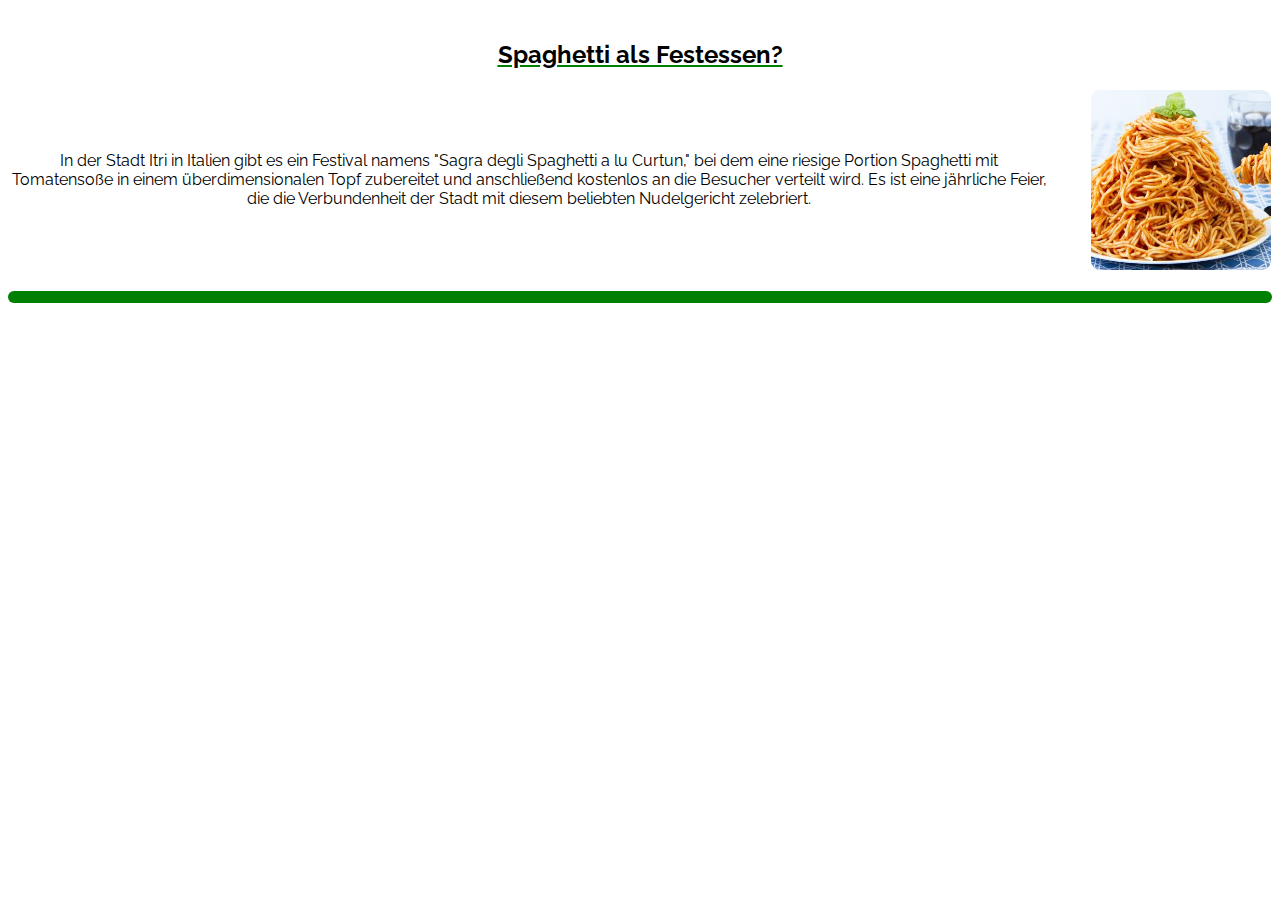
<file: switcher.html>
<!DOCTYPE html>
<html lang="en">
<head>
    <meta charset="UTF-8">
    <meta name="viewport" content="width=device-width, initial-scale=1.0">

    <link href="https://fonts.googleapis.com/css2?family=Raleway:ital,wght@0,100;0,200;0,300;0,400;0,500;0,600;0,700;0,800;0,900;1,100;1,200;1,300;1,400;1,500;1,600;1,700;1,800;1,900&display=swap" rel="stylesheet">
    <title>Document</title>

    <link rel="stylesheet" href="./css/switcher.css">
    <script src="./js/switcher.js"></script>
</head>


<body onload="sliderContent1(); includeHTML()">

    <section id="slideContent">
    </section>
    
</body>

</html>
</file>
<file: css/recipestyle.css>
*{
    font-family: 'Raleway', sans-serif;
}

body {
    margin-left: 10%;
    margin-right: 10%;
    
}

h1 {
    margin: 0;
}

.headImage {
    margin-top: 20px;
    width: 100%;
    aspect-ratio: 6/1;
    object-fit: cover;
    border-radius: 10px;
}

.headContainer {
    margin-top: 120px;
    margin-bottom: 50px;
}

.iconContainer {
    display: flex;
    justify-content: start;
    margin-top: 15px;
    gap: 8px;
}

.iconBackground {
    background-color: rgb(239,239,239);
    border-radius: 10px;
    
    display: flex;
    align-items: center;
    justify-content: center;
    padding-left: 12px;
    padding-top: 4px;
    padding-right: 12px;
    padding-bottom: 4px;

}

.icons {
    height: 14px;
    width: 14px;
    margin-right: 5px;
}

.iconText {
    font-size: 14px;
}

.portionCalc {
    display: flex;
    align-items: center;
    height: 40px;
}

.inputfieldPortion {
    margin-left: 10px;
    height: 28px;
    border-radius: 10px 0px 0px 10px;
    border: 1px solid;
    border-color: rgb(239,239,239);
    text-align: center;
    
}

.reloadIcon {
    margin-right: 8px;
    vertical-align: text-top;
}

.portionDiv {
    display: flex;
}

.btn-portion {
    border-radius: 0px 10px 10px 0px;
    background-color: #008000;
    color: white;
    padding-top: 8px;
    padding-bottom: 8px;
    padding-left: 24px;
    padding-right: 24px;
    border: 0;
    text-decoration: none;
    font-size: 14px;
}

.btn-portion:hover {
    cursor: pointer;
    filter: brightness(1.2);
}

.tableCalc {
    margin-top: 20px;
}

table{
    display: flex;
    flex-direction: column;
}

.td-amount {
    font-size: 16px;
    font-weight: bold;
}

.td-ingredient {
    font-size: 16px;
    font-weight: bold;
}

#td-ingredients {
    font-size: 16px;
    font-weight: bold;
}

.tableExtrasTitle {
    padding-top: 30px;
}

tbody:nth-child(odd) {
    background-color: rgb(239,239,239);
    padding: 12px;
}

tbody {
    border-radius: 10px;
    display: flex;
    padding: 12px;
}

.creator-section {
    margin-top: 40px;
}

h3 {
    margin-bottom: 20px;
}

.img-and-creator {
    display: flex;
    align-items: center;
    margin-bottom: 20px;
}

.creator-img {
    width: 100px;
    border: 1px solid;
    border-radius: 100%;
    border-color: rgb(239,239,239);
}

.creator {
    font-size: 20px;
    font-weight: bold;
    padding-left: 20px;
}

@media(max-width: 1500px) {
    .headImage {
        aspect-ratio: 4/1;
    }
}

@media(max-width: 1000px) {
    .headImage {
        aspect-ratio: 3/1;
    }

    .iconContainer {
        flex-direction: column;
    }
}

@media(max-width: 500px) {
    .headImage {
        aspect-ratio: 1/1;
    }

    .headContainer {
        margin-bottom: 0;
    }

    .portionCalc {
        flex-direction: column;
        height: 90px;
    }
}

@media(min-width: 2560px) {
    section{
        margin-left: 20%;
        margin-right: 20%;
    }
}
</file>
<file: css/footer.css>
.footer {
    position: absolute;
    left: 0;
    right: 0;
    display: flex;
    background-color: rgb(64,60,59);
    justify-content: space-around;
    align-items: center;
    height: 250px;
    z-index: -1;
}

.footer-info {
    display: flex;
    align-items: center;
    width: 300px;
    justify-content: space-around;
    color: rgb(0, 128, 0);
}

.footer-info-css {
    color: white;
    text-decoration: none;
}

.footer-info-css:hover {
    color: rgb(0, 128, 0);
}

.logo {
    width: 300px;
}

.imprint {
    margin-top: 0px;
    margin-bottom: 20px;
}

.imprintContainer {
    background-color: rgba(0, 0, 0, 0.1);
    align-items: center;
    border-radius: 10px;
    margin-top: 200px;
    margin-bottom: 200px;
    padding-bottom: 200px;
    padding-top: 160px;
    padding-left: 50px;
    padding-right: 50px;
    box-shadow: 0px 3px 8px -1px black;
}

.imprint h1 {
    margin-bottom: 100px;
    margin-top: 0px;
    text-decoration: underline;
}

.socialMediaIcons {
    width: 300px;
    display: flex;
    justify-content: space-around;
}

.socialMediaIcon {
    width: 30px;
}

.socialMediaIcon:hover {
    cursor: pointer;
}

@media(max-width: 800px) {
    .footer {
        flex-direction: column;
    }
}

@media(max-width: 500px) {
    .imprintContainer {
        padding-right: 0px;
    padding-left: 0px;
    text-align: center;
    }

    .imprint h2 {
        font-size: 16px;
    }

    .imprint h1 {
        font-size: 20px;
    }
}

@media(min-width: 2560px) {
    .footer{
        padding-left: 20%;
        padding-right: 20%;
    }
}
</file>
<file: css/menubar.css>
/* ...........................................Section Header .................................... */
body {
    margin-left: 10%;
    margin-right: 10%;
    font-size: 16px;
    font-family: 'Raleway', sans-serif;
}

#angleRight img {
    height: 24px;
    width: 24px;
} 

#back {
    position: absolute;
    position: fixed;
    left: 24px;
    top: 16px;
    text-decoration: none;
    color: rgb(0, 128, 0);
}

#back:hover {
    font-size: 18px;
    font-weight: bold;
}

body tr {
    width: 500px;
}

#menubarContainer {
    position: fixed;
    /* Fixiert den Header oben */
    top: 0;
    left: 0;
    right: 0;
    height: 80px;
    display: flex;
    flex-direction: row;
    justify-content: space-between;
    align-items: center;
    padding-top: 10px;
    padding-bottom: 10px;
    padding-right: 120px;
    padding-left: 120px;
    background-color: white;
    box-shadow: 0 1px 9px -3px gray;
}

#menubarContainer #menubarLinks {
    display: flex;
    flex-direction: row;
    justify-content: space-between;
    align-self: flex-end;
    gap: 16px;
    backdrop-filter: blur(4px);
}

#menubarContainer img {
    width: 180px;
    height: 45px;
}

#menubarLinks a {
    color: rgb(64, 59, 59);
    text-decoration: none;
}

#menubarLinks>a:hover {
    text-decoration: underline;
}

#menubarLinks a:hover {
    color: green;
    text-decoration-thickness: 5px;
    text-underline-offset: 10px;
}

.dropdown-content {
    display: none;
    position: absolute;
    background-color: white;
    box-shadow: 0 1px 9px -3px gray;
    text-decoration: none;
}

.dropdown-content a {
    padding: 10px 14px;
    display: block;
    font-size: 16px;
    border-bottom: solid;
    border-bottom-color: rgba(64, 59, 59, 0.2);
    border-radius: 8px;
}

.dropdownRezept:hover {
    background-color: rgba(64, 59, 59, 0.1);
}

.dropdown:hover .dropdown-content {
    display: block;
}

#bars {
    display: none;
}

.menubarLeft {
    transform: translateX(0) !important;
}

#backResponsive img {
    height: 24px;
    width: 24px;
}

#backResponsive {
    display: flex;
    justify-content: center;
    align-items: center;
    width: fit-content;
    font-size: 20px;
    border-radius: 8px;
    font-weight: bold;
    color: white;
    background-color: rgba(0, 0, 0, 0.1);
    position: absolute;
    right: 16px;
    top: 16px;
    display: none;
}

#backResponsive:hover {
    background-color: red;
}

.appearX {
    display: block !important;
    z-index: 1001;
}


#contactContainer{
    background-color: rgba(0,0,0, 0.6);
    border-radius: 20px;
    z-index: 999;
    display: flex;
    align-items: center;
    justify-content: center;
    flex-direction: column;
    gap: 24px;
    backdrop-filter: blur(5px);
    border: solid 1px;
    position: absolute;
    top: 0;
    bottom: 0;
    left: 0;
    right: 0;
    margin-left: 30%;
    margin-right: 30%;
    margin-top: 170px;
    margin-bottom: 170px;
}

textarea{
    width: 80%;
    resize: none;
    box-sizing: border-box;
}

#inputContact{
    padding-right: 50px;
    padding-left: 50px;
    display: flex;
    gap: 8px;
    width: 80%;
}

#inputContact .name{
    flex: 50%;

}

#contactContainer .closeFormular_btn{
    position: absolute;
    top: 16px;
    right: 16px;
    border-radius: 4px;
    background-color: rgba(255, 0, 0, 0.8);
    color: white;
    font-weight: bold;
    vertical-align: middle;
    padding: 4px 8px 5px 8px;
}

.d-none{
display: none!important;
}

.h2{
    color: white;
}

.btn_senden{
    border-radius: 12px;
    background: rgba(0, 128, 0, 0.6);
    color: white;
    font-weight: bold;
    padding: 8px 30px 8px 30px;
}


@media(max-width: 750px) {

    #menubarContainer {
        display: flex;
        flex-direction: column;
    }

    #menubarContainer #menubarLinks {
        align-self: normal;
        justify-content: center;
    }
}

@media(max-width: 450px) {
    #menubarLinks a {
        padding-left: 16px;
        color: white;
        font-weight: bold;
    }

    #menubarLinks a:hover {
        padding-left: 16px;
        color: white;
        font-weight: bold;
    }

    #menubarContainer #menubarLinks {
        flex-direction: column;
        width: 290px;
        height: 100vh;
        position: absolute;
        right: 0px;
        top: 0px;
        gap: 60px;
        border-left: solid 1px;
        border-color: green;
        z-index: 500;
        background-color: rgba(0, 0, 0, 0.6);
        justify-content: flex-start;
        padding-top: 70px;
        font-size: 18px;
        transform: translateX(295px);
        transition: all 125ms ease-in-out;
    }

    .dropdown-content {
        position: unset;
        box-shadow: none;
        background-color: transparent;
    }

    #menubarContainer {
        justify-content: center;
        align-items: normal;
        padding-left: 16px;   
    }

    #bars {
        display: flex;
        position: absolute;
        right: 14px;
        width: 50px;
    }

    .dropdown-content a {
        border-bottom: solid 1px;
        border-bottom-color: rgba(255, 248, 248, 0.9);
        border-radius: 0;
        background-color: rgba(0, 128, 0, 0.3);
        color: white !important;
    }

}

@media(min-width: 450px) {
    .appearX {
        display: none !important;
    }
}

@media(max-width: 960px){

#inputContact{
    display: flex;
    flex-direction: column;
}

.h2{
    font-size: 18px;
}
#contactContainer{
    margin-left: 20%;
    margin-right: 20%;
}

}

@media(min-width: 2560px) {
    #menubarContainer{
        padding-left: 26%;
        padding-right: 26%;
    }
}
</file>
<file: css/switcher.css>
*{
    font-family: 'Raleway', sans-serif;
}

#slideContent {
    margin-top: 20px;
    margin-bottom: 20px;
}

.slide-ontent-title {
    display: flex;
    justify-content: center;
    margin-bottom: 20px;
    text-decoration: underline;
    text-decoration-color: #008000;
    text-align: center;
}

.info-and-slide-img {
    display: flex;
    align-items: center;
}

.info {
    display: flex;
    text-align: center;
    padding-right: 40px;
}

.slide-img {
    display: flex;
    border: 1px solid;
    border-radius: 10px;
    aspect-ratio: 1/1;
    object-fit: cover;
    border-color: rgba(0, 0, 0, 0);
    max-height: 20vh;
}

.content-box {
    display: flex;
    flex-direction: column;
    justify-content: center;
    font-size: 16px;
}

.cooldown {
    width: 100%;
    height: 12px;
    background-color: rgb(239,239,239);
    margin-top: 20px;
    border: 1 px solid;
    border-radius: 10px;
    /* --- */
}
  
.cooldown::after {
    border-radius: 10px;
    content: '';
    display: block;
    top: 0;
    left: 0;
    width: 100%;
    height: 100%;
    background-color: rgb(0,128,0);
    animation: cooldown-animation 15s linear forwards;
}
  
@keyframes cooldown-animation {
    0% {
      width: 100%;
    }
    100% {
      width: 0;
    }
}

@media(max-width: 1000px) {
    .slide-img {
        width: 200px;
        height: 200px;
        margin-bottom: 20px;
    }
}

@media(max-width: 800px) {  
    .info-and-slide-img {
        flex-direction: column-reverse;
    }

    .info{
        padding: 0;
    }
}
</file>
